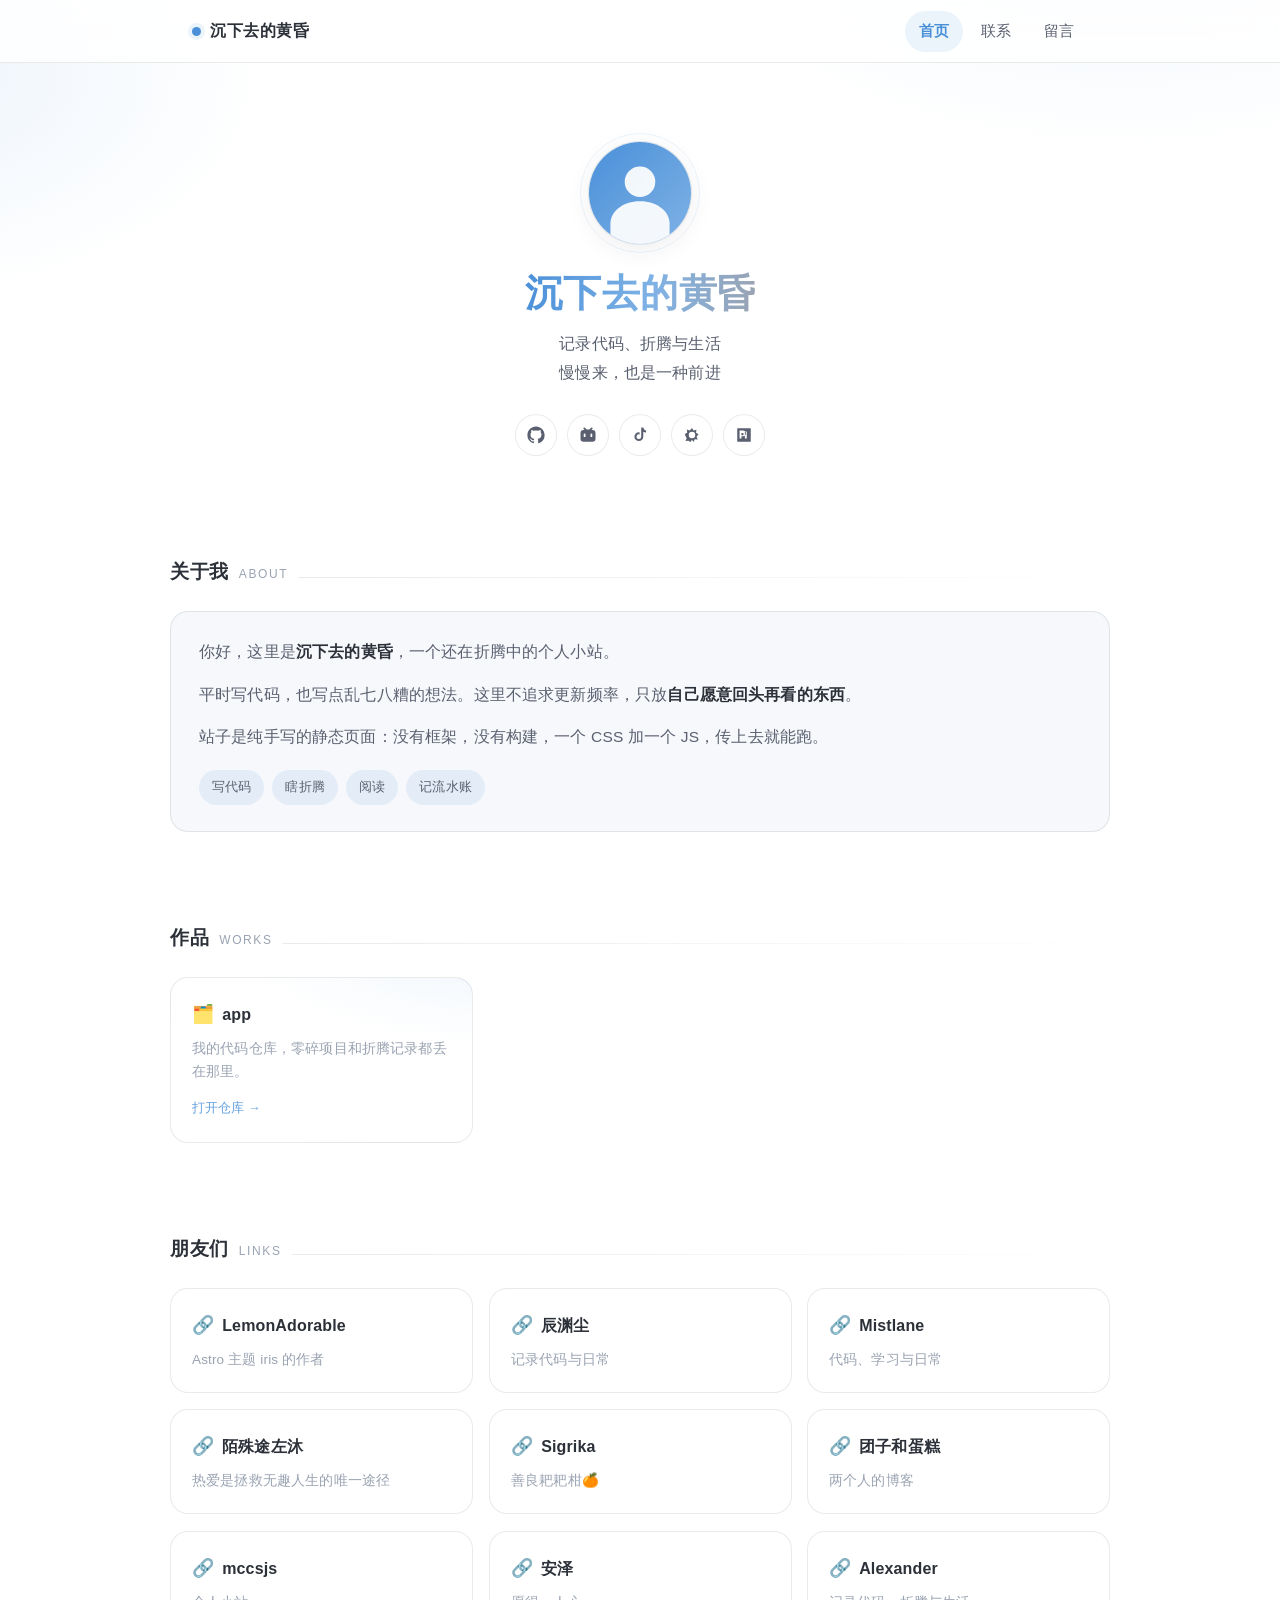
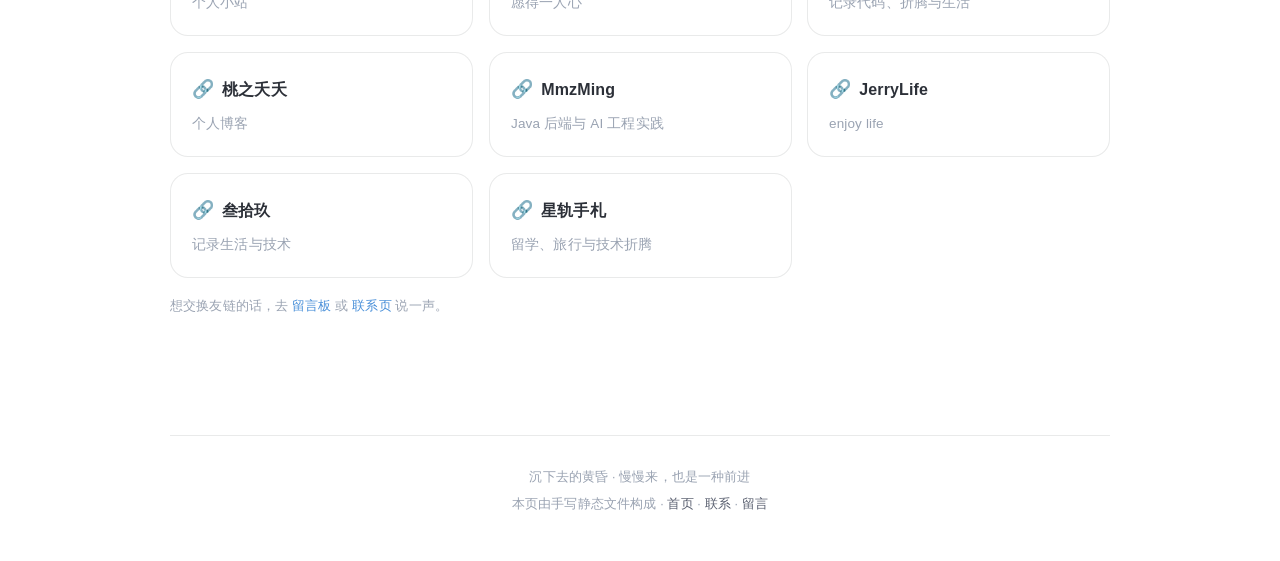
<file: index.html>
<!DOCTYPE html>
<html lang="zh-CN" class="no-js">
<head>
<meta charset="UTF-8">
<meta name="viewport" content="width=device-width, initial-scale=1">
<title>沉下去的黄昏</title>
<meta name="description" content="记录代码、折腾与生活。慢慢来，也是一种前进。">
<link rel="icon" href="favicon.svg" type="image/svg+xml">
<link rel="stylesheet" href="style.css">
</head>
<body>

<!-- 顶部导航：由 site.js 生成，三页一致 -->
<header id="nav" class="nav"></header>

<main>
  <!-- 首屏 -->
  <section class="hero wrap">
    <div class="avatar-wrap fade">
      <img class="avatar" src="avatar.svg" alt="沉下去的黄昏的头像" width="104" height="104">
    </div>
    <h1 class="fade" style="--fd:1"><span class="hi">沉下去的黄昏</span></h1>
    <p class="slogan fade" style="--fd:2">记录代码、折腾与生活<br>慢慢来，也是一种前进</p>
    <!-- 社交图标由 site.js 填 -->
    <div class="socials" id="socials"></div>
  </section>

  <!-- 关于我 -->
  <section class="section wrap">
    <div class="section-head fade">
      <h2>关于我</h2><span class="en">About</span><span class="bar"></span>
    </div>
    <div class="about" id="about"></div>
  </section>

  <!-- 作品 -->
  <section class="section wrap">
    <div class="section-head fade">
      <h2>作品</h2><span class="en">Works</span><span class="bar"></span>
    </div>
    <div class="grid" id="works"></div>
  </section>

  <!-- 友链 -->
  <section class="section wrap">
    <div class="section-head fade">
      <h2>朋友们</h2><span class="en">Links</span><span class="bar"></span>
    </div>
    <div class="grid" id="links"></div>
    <p class="fade" style="color:var(--ink-3);font-size:13px;margin-top:16px">
      想交换友链的话，去 <a href="留言.html">留言板</a> 或 <a href="联系.html">联系页</a> 说一声。
    </p>
  </section>
</main>

<footer id="foot" class="foot wrap"></footer>

<script src="site.js"></script>
</body>
</html>
</file>
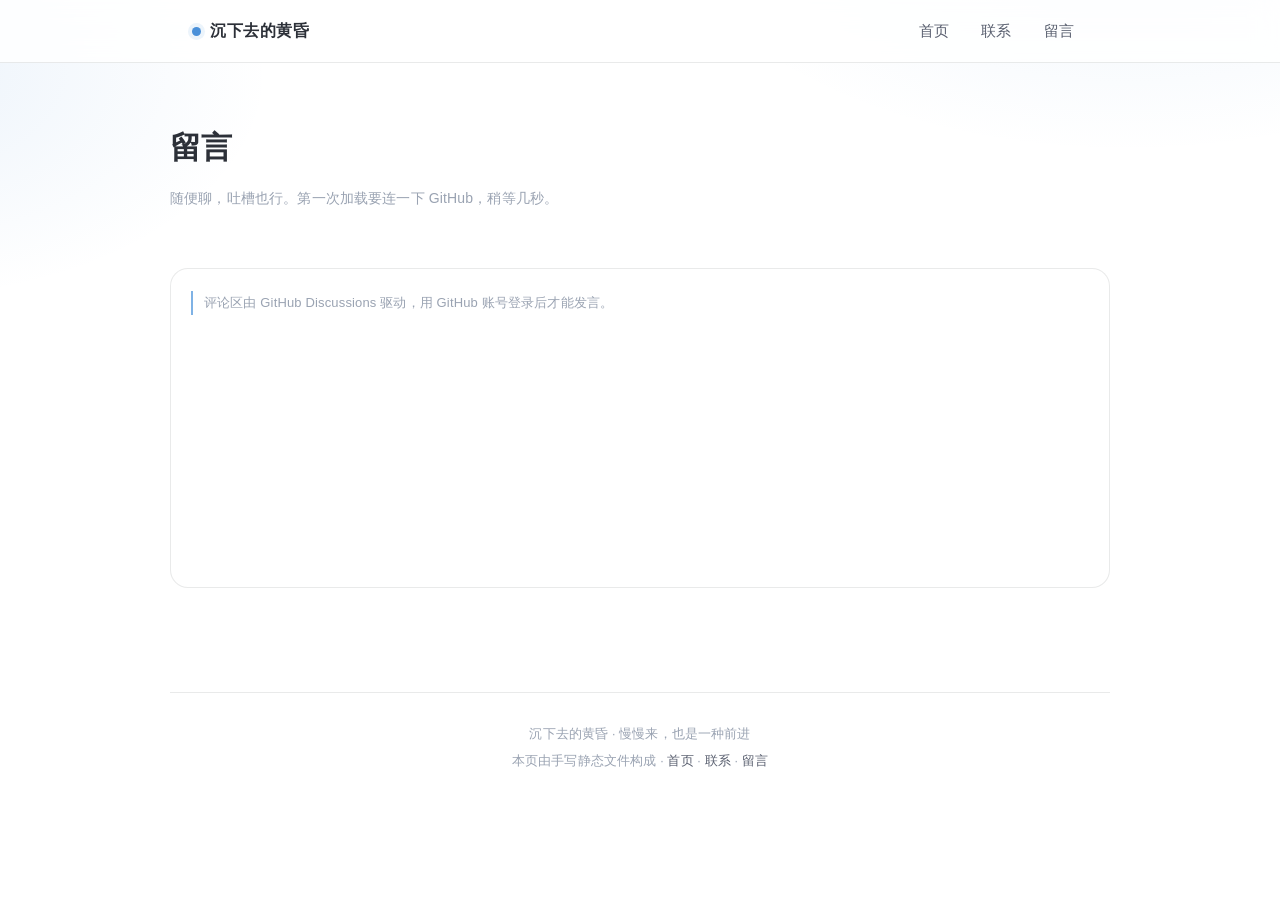
<file: 留言.html>
<!DOCTYPE html>
<html lang="zh-CN" class="no-js">
<head>
<meta charset="UTF-8">
<meta name="viewport" content="width=device-width, initial-scale=1">
<title>留言 · 沉下去的黄昏</title>
<meta name="description" content="留言板，想说什么就写点什么。">
<link rel="icon" href="favicon.svg" type="image/svg+xml">
<link rel="stylesheet" href="style.css">
</head>
<body>

<header id="nav" class="nav"></header>

<main>
  <div class="page-head wrap">
    <h1 class="fade">留言</h1>
    <p class="sub fade" style="--fd:1">随便聊，吐槽也行。第一次加载要连一下 GitHub，稍等几秒。</p>
  </div>

  <section class="section wrap">
    <div class="gb fade" style="--fd:2">
      <p class="gb-tip">评论区由 GitHub Discussions 驱动，用 GitHub 账号登录后才能发言。</p>
      <script src="https://giscus.app/client.js"
              data-repo="xwzas/xwzas.github.io"
              data-repo-id="R_kgDOVr2tSA"
              data-category="Announcements"
              data-category-id="DIC_kwDOVr2tSM4DK9vf"
              data-mapping="pathname"
              data-strict="0"
              data-reactions-enabled="1"
              data-emit-metadata="0"
              data-input-position="top"
              data-theme="preferred_color_scheme"
              data-lang="zh-CN"
              crossorigin="anonymous"
              async>
      </script>
    </div>
  </section>
</main>

<footer id="foot" class="foot wrap"></footer>

<script src="site.js"></script>
</body>
</html>
</file>
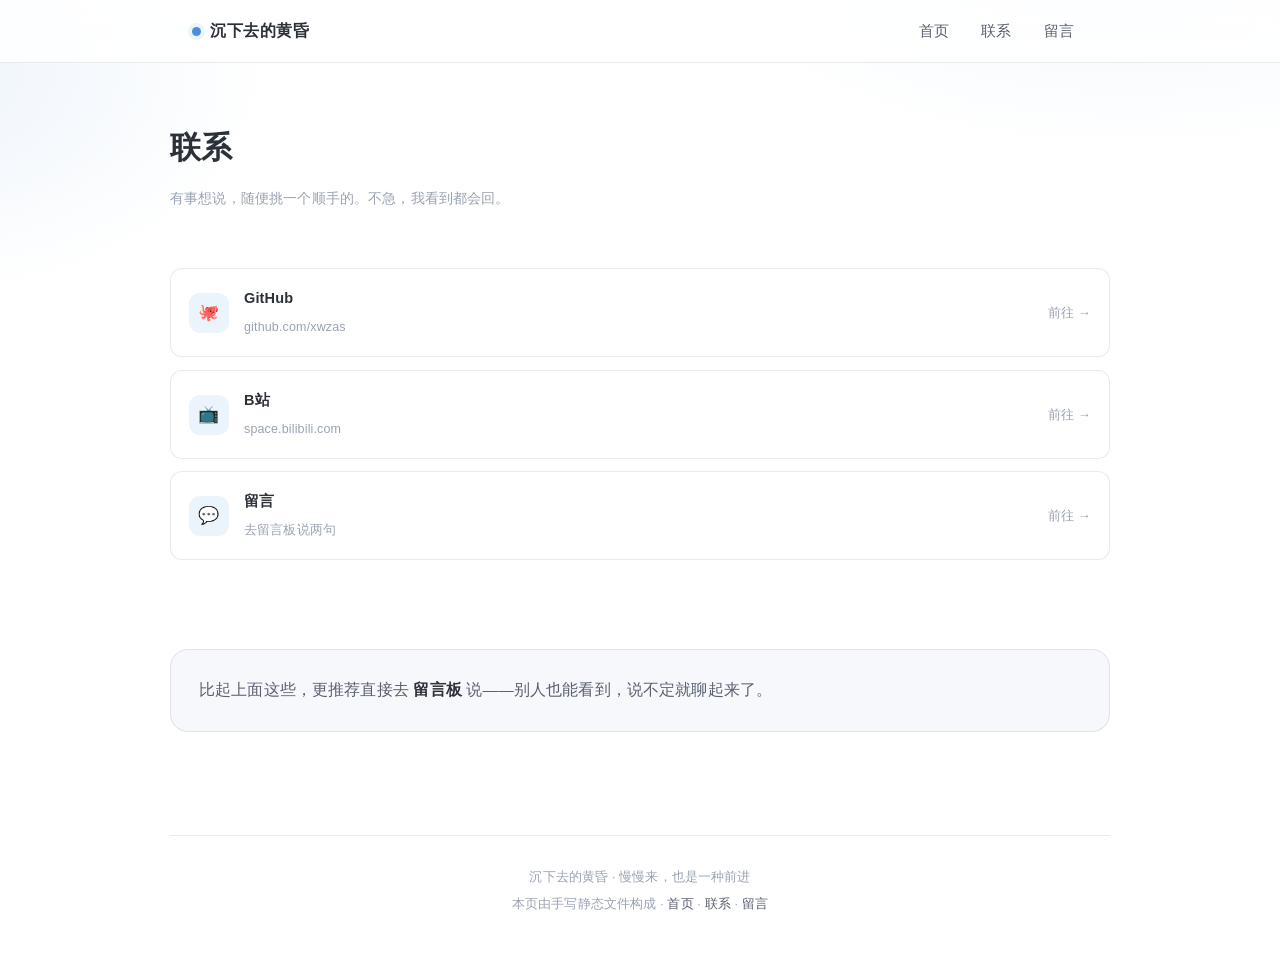
<file: 联系.html>
<!DOCTYPE html>
<html lang="zh-CN" class="no-js">
<head>
<meta charset="UTF-8">
<meta name="viewport" content="width=device-width, initial-scale=1">
<title>联系 · 沉下去的黄昏</title>
<meta name="description" content="找我的几种方式。">
<link rel="icon" href="favicon.svg" type="image/svg+xml">
<link rel="stylesheet" href="style.css">
</head>
<body>

<header id="nav" class="nav"></header>

<main>
  <div class="page-head wrap">
    <h1 class="fade">联系</h1>
    <p class="sub fade" style="--fd:1">有事想说，随便挑一个顺手的。不急，我看到都会回。</p>
  </div>

  <section class="section wrap">
    <div class="contact-list" id="contact-list"></div>
  </section>

  <section class="section wrap">
    <div class="about fade">
      <p style="margin:0">比起上面这些，更推荐直接去 <a href="留言.html"><b>留言板</b></a> 说——别人也能看到，说不定就聊起来了。</p>
    </div>
  </section>
</main>

<footer id="foot" class="foot wrap"></footer>

<script src="site.js"></script>
</body>
</html>
</file>
<file: style.css>
/* ============================================================
   沉下去的黄昏 · 样式表
   配色、字体、动画强度都集中在这一个文件里，改这里就够
   ============================================================ */

/* ---------- 1. 变量 ---------- */
:root {
  --blue:        #4A90D9;   /* 主色 */
  --blue-soft:   #7FB2E5;   /* 主色浅一档 */
  --blue-pale:   rgba(74, 144, 217, .10);  /* 主色极淡底 */
  --blue-glow:   rgba(74, 144, 217, .35);  /* 发光用 */

  --ink:         #2C3038;   /* 正文深色 */
  --ink-2:       #5A6070;   /* 次级文字 */
  --ink-3:       #9AA3B2;   /* 更淡的说明文字 */
  --line:        rgba(44, 48, 56, .10);    /* 分割线 */
  --bg:          #FFFFFF;   /* 页面底色 */
  --bg-2:        #F6F8FB;   /* 卡片底色 */
  --card:        #FFFFFF;

  --radius:      18px;
  --radius-sm:   12px;
  --shadow:      0 6px 24px rgba(44, 48, 56, .07);
  --shadow-hi:   0 12px 34px rgba(74, 144, 217, .18);

  /* 淡入动画统一节奏，想快/慢只改这两个数 */
  --dur:         .72s;
  --ease:        cubic-bezier(.22, .68, .36, 1);

  --maxw:        940px;
}

/* ---------- 2. 深色模式（跟随系统） ---------- */
@media (prefers-color-scheme: dark) {
  :root {
    --blue-soft:   #8FC0F0;
    --blue-pale:   rgba(127, 178, 229, .14);
    --ink:         #E6E9EF;
    --ink-2:       #A8B0BE;
    --ink-3:       #6E7787;
    --line:        rgba(230, 233, 239, .12);
    --bg:          #14171C;
    --bg-2:        #1B1F26;
    --card:        #1B1F26;
    --shadow:      0 6px 24px rgba(0, 0, 0, .28);
    --shadow-hi:   0 12px 34px rgba(127, 178, 229, .16);
  }
}

/* ---------- 3. 基础 ---------- */
* { box-sizing: border-box; }

html {
  -webkit-text-size-adjust: 100%;
  scroll-behavior: smooth;
}

body {
  margin: 0;
  background: var(--bg);
  color: var(--ink);
  font-family: -apple-system, BlinkMacSystemFont, "PingFang SC",
               "Hiragino Sans GB", "Microsoft YaHei", "WenQuanYi Micro Hei",
               "Noto Sans SC", sans-serif;
  font-size: 15.5px;
  line-height: 1.85;
  letter-spacing: .15px;
  -webkit-font-smoothing: antialiased;
  overflow-x: hidden;
  /* 背景一层极淡的蓝色光晕，静态不耗性能 */
  background-image:
    radial-gradient(760px 420px at 88% -12%, var(--blue-pale), transparent 62%),
    radial-gradient(620px 380px at -8% 8%, var(--blue-pale), transparent 60%);
  background-repeat: no-repeat;
  background-attachment: fixed;
}

a { color: var(--blue); text-decoration: none; }
a:hover { color: var(--blue-soft); }

img { max-width: 100%; display: block; }

::selection { background: var(--blue-glow); color: #fff; }

:focus-visible {
  outline: 2px solid var(--blue);
  outline-offset: 3px;
  border-radius: 6px;
}

.wrap {
  width: 100%;
  max-width: var(--maxw);
  margin: 0 auto;
  padding: 0 22px;
}

/* ---------- 4. 顶部导航 ---------- */
.nav {
  position: sticky;
  top: 0;
  z-index: 50;
  background: color-mix(in srgb, var(--bg) 82%, transparent);
  backdrop-filter: saturate(1.4) blur(14px);
  -webkit-backdrop-filter: saturate(1.4) blur(14px);
  border-bottom: 1px solid var(--line);
}
.nav-in {
  max-width: var(--maxw);
  margin: 0 auto;
  padding: 0 22px;
  height: 62px;
  display: flex;
  align-items: center;
  gap: 14px;
}
.brand {
  font-weight: 700;
  font-size: 16px;
  color: var(--ink);
  letter-spacing: .5px;
  display: flex;
  align-items: center;
  gap: 9px;
  margin-right: auto;
}
.brand .dot {
  width: 9px; height: 9px;
  border-radius: 50%;
  background: var(--blue);
  box-shadow: 0 0 0 4px var(--blue-pale);
  animation: pulse 3.4s ease-in-out infinite;
}
@keyframes pulse {
  0%, 100% { box-shadow: 0 0 0 4px var(--blue-pale); }
  50%      { box-shadow: 0 0 0 7px transparent; }
}
.nav-links {
  display: flex;
  align-items: center;
  gap: 4px;
}
.nav-links a {
  position: relative;
  color: var(--ink-2);
  padding: 7px 14px;
  border-radius: 999px;
  font-size: 14.5px;
  transition: color .28s ease, background .28s ease;
}
.nav-links a:hover { color: var(--ink); background: var(--blue-pale); }
.nav-links a.on { color: var(--blue); background: var(--blue-pale); font-weight: 600; }

/* 汉堡按钮（手机端才出现） */
.burger {
  display: none;
  width: 40px; height: 40px;
  border: 1px solid var(--line);
  border-radius: var(--radius-sm);
  background: var(--card);
  color: var(--ink);
  cursor: pointer;
  padding: 0;
  align-items: center;
  justify-content: center;
}
.burger span {
  display: block;
  width: 17px; height: 1.6px;
  background: currentColor;
  border-radius: 2px;
  position: relative;
  transition: background .25s ease;
}
.burger span::before,
.burger span::after {
  content: "";
  position: absolute;
  left: 0; width: 17px; height: 1.6px;
  background: currentColor;
  border-radius: 2px;
  transition: transform .3s var(--ease), top .3s var(--ease);
}
.burger span::before { top: -5.5px; }
.burger span::after  { top:  5.5px; }
.burger.open span { background: transparent; }
.burger.open span::before { top: 0; transform: rotate(45deg); }
.burger.open span::after  { top: 0; transform: rotate(-45deg); }

@media (max-width: 720px) {
  .burger { display: flex; }
  /* 菜单收起时把整块导航的点击穿透关掉，只留汉堡按钮可点 */
  .nav { pointer-events: none; }
  .nav-in > * { pointer-events: auto; }
  .nav-links {
    position: absolute;
    top: 62px; left: 0; right: 0;
    flex-direction: column;
    align-items: stretch;
    gap: 2px;
    padding: 10px 16px 16px;
    background: var(--bg);
    border-bottom: 1px solid var(--line);
    box-shadow: var(--shadow);
    /* 默认收起：整体位移 + 透明，展开由 .open 接管 */
    opacity: 0;
    transform: translateY(-10px);
    pointer-events: none;
    transition: opacity .3s ease, transform .34s var(--ease);
  }
  .nav-links.open { opacity: 1; transform: translateY(0); pointer-events: auto; }
  /* 展开时盖住下面的内容，避免手误点到首屏的头像和标题 */
  .nav-links { pointer-events: none; }
  .nav-links.open { pointer-events: auto; }
  .nav-links a { padding: 12px 14px; font-size: 15px; }
}

/* ---------- 5. 淡入动画（核心） ---------- */
/*
   用法：任何元素加 class="fade" 即可。
   --fd 控制第几个动，越大越晚（在 HTML 里写 style="--fd:2"）
   进入视口后由 site.js 加 .in，触发这段过渡。
   没开 JS 时 .no-js 兜底直接显示，不会白屏。
*/
.fade {
  opacity: 0;
  transform: translateY(18px);
  transition:
    opacity var(--dur) var(--ease),
    transform var(--dur) var(--ease);
  transition-delay: calc(var(--fd, 0) * 85ms);
  will-change: opacity, transform;
}
.fade.in { opacity: 1; transform: none; }
.no-js .fade { opacity: 1; transform: none; }
/* 兜底：观察器万一漏了某个元素（比如它在动画播完前被移出视口），
   超过 2.2s 还没收到 .in 就自己显示，绝不留白块 */
.fade { animation: fade-fallback .01s linear 2.2s forwards; }
@keyframes fade-fallback { to { opacity: 1; transform: none; } }
.fade.in { animation: none; }

/* 系统开了「减少动态效果」就全部关掉 */
@media (prefers-reduced-motion: reduce) {
  .fade { opacity: 1 !important; transform: none !important; transition: none !important; }
  html { scroll-behavior: auto; }
  .brand .dot { animation: none; }
  .avatar-wrap::after { animation: none; }
  * { scroll-behavior: auto !important; }
}

/* ---------- 6. 首屏 Hero ---------- */
.hero {
  padding: 78px 0 54px;
  text-align: center;
}
.avatar-wrap {
  width: 104px; height: 104px;
  margin: 0 auto 24px;
  position: relative;
}
.avatar-wrap::after {
  content: "";
  position: absolute;
  inset: -8px;
  border-radius: 50%;
  border: 1px solid var(--blue-pale);
  animation: float 5.2s ease-in-out infinite;
}
@keyframes float {
  0%, 100% { transform: translateY(0)    scale(1);    opacity: .9; }
  50%      { transform: translateY(-7px) scale(1.035); opacity: .4; }
}
.avatar {
  width: 104px; height: 104px;
  border-radius: 50%;
  object-fit: cover;
  background: var(--bg-2);
  border: 1px solid var(--line);
  box-shadow: var(--shadow);
  position: relative;
  z-index: 1;
  transition: transform .5s var(--ease), box-shadow .5s var(--ease);
}
.avatar:hover { transform: scale(1.05) rotate(-3deg); box-shadow: var(--shadow-hi); }

.hero h1 {
  margin: 0 0 12px;
  font-size: clamp(26px, 5.2vw, 38px);
  line-height: 1.3;
  letter-spacing: .5px;
}
.hero h1 .hi {
  background: linear-gradient(96deg, var(--blue), var(--blue-soft) 55%, var(--ink-3));
  -webkit-background-clip: text;
  background-clip: text;
  color: transparent;
}
.hero .slogan {
  margin: 0 auto;
  max-width: 520px;
  color: var(--ink-2);
  font-size: 15.5px;
}

/* 社交图标 */
.socials {
  display: flex;
  justify-content: center;
  flex-wrap: wrap;
  gap: 10px;
  margin-top: 26px;
}
.socials a {
  width: 42px; height: 42px;
  display: flex; align-items: center; justify-content: center;
  border-radius: 50%;
  border: 1px solid var(--line);
  background: var(--card);
  color: var(--ink-2);
  transition: transform .32s var(--ease), color .28s ease,
              border-color .28s ease, box-shadow .32s var(--ease);
}
.socials a:hover {
  transform: translateY(-4px);
  color: var(--blue);
  border-color: var(--blue-soft);
  box-shadow: var(--shadow-hi);
}
.socials svg { width: 18px; height: 18px; fill: currentColor; }

/* ---------- 7. 通用区块 ---------- */
.section { padding: 44px 0; }
.section-head {
  display: flex;
  align-items: baseline;
  gap: 10px;
  margin-bottom: 22px;
}
.section-head h2 {
  margin: 0;
  font-size: 19px;
  letter-spacing: .6px;
}
.section-head .en {
  font-size: 12px;
  color: var(--ink-3);
  letter-spacing: 1.6px;
  text-transform: uppercase;
}
.section-head .bar {
  flex: 1;
  height: 1px;
  background: linear-gradient(90deg, var(--line), transparent);
}

.about {
  background: var(--bg-2);
  border: 1px solid var(--line);
  border-radius: var(--radius);
  padding: 26px 28px;
}
.about p { margin: 0 0 14px; color: var(--ink-2); }
.about p:last-child { margin-bottom: 0; }
.about b { color: var(--ink); }

/* 标签芯片 */
.chips { display: flex; flex-wrap: wrap; gap: 8px; margin-top: 18px; }
.chip {
  font-size: 12.5px;
  color: var(--ink-2);
  background: var(--blue-pale);
  border: 1px solid transparent;
  padding: 5px 12px;
  border-radius: 999px;
  transition: transform .26s var(--ease), border-color .26s ease;
}
.chip:hover { transform: translateY(-2px); border-color: var(--blue-soft); }

/* ---------- 8. 卡片网格 ---------- */
.grid {
  display: grid;
  grid-template-columns: repeat(auto-fill, minmax(258px, 1fr));
  gap: 16px;
}
.card {
  display: block;
  background: var(--card);
  border: 1px solid var(--line);
  border-radius: var(--radius);
  padding: 20px 21px;
  color: inherit;
  position: relative;
  overflow: hidden;
  transition: transform .38s var(--ease), box-shadow .38s var(--ease),
              border-color .38s ease;
}
.card::before {
  content: "";
  position: absolute;
  left: 0; top: 0; bottom: 0;
  width: 3px;
  background: linear-gradient(180deg, var(--blue), var(--blue-soft));
  transform: scaleY(0);
  transform-origin: top;
  transition: transform .42s var(--ease);
}
.card:hover {
  transform: translateY(-5px);
  border-color: var(--blue-soft);
  box-shadow: var(--shadow-hi);
}
.card:hover::before { transform: scaleY(1); }
.card h3 {
  margin: 0 0 7px;
  font-size: 16px;
  display: flex;
  align-items: center;
  gap: 8px;
}
.card h3 .ico { font-size: 18px; }
.card p {
  margin: 0;
  font-size: 13.5px;
  color: var(--ink-3);
  line-height: 1.7;
}
.card .go {
  display: inline-block;
  margin-top: 13px;
  font-size: 12.5px;
  color: var(--blue);
  opacity: .85;
}
.card code {
  font-family: ui-monospace, SFMono-Regular, Menlo, Consolas, monospace;
  font-size: 12px;
  color: var(--ink-2);
  background: var(--blue-pale);
  padding: 1px 6px;
  border-radius: 5px;
}

/* 作品卡片：略强调一点 */
.card.work {
  background:
    radial-gradient(420px 180px at 110% -30%, var(--blue-pale), transparent 65%),
    var(--card);
}

/* ---------- 9. 内页标题 ---------- */
.page-head { padding: 56px 0 12px; }
.page-head h1 {
  margin: 0 0 10px;
  font-size: clamp(23px, 4.6vw, 31px);
}
.page-head .sub { margin: 0; color: var(--ink-3); font-size: 14px; }

/* ---------- 10. 联系页 ---------- */
.contact-list { display: grid; gap: 12px; }
.contact-item {
  display: flex;
  align-items: center;
  gap: 15px;
  background: var(--card);
  border: 1px solid var(--line);
  border-radius: var(--radius-sm);
  padding: 16px 18px;
  transition: transform .34s var(--ease), border-color .3s ease, box-shadow .34s var(--ease);
}
.contact-item:hover {
  transform: translateX(5px);
  border-color: var(--blue-soft);
  box-shadow: var(--shadow-hi);
}
.contact-item .ci-ico {
  flex: 0 0 40px;
  width: 40px; height: 40px;
  display: flex; align-items: center; justify-content: center;
  border-radius: 11px;
  background: var(--blue-pale);
  color: var(--blue);
  font-size: 17px;
}
.contact-item .ci-tx { min-width: 0; }
.contact-item .ci-tx b { display: block; font-size: 14.5px; }
.contact-item .ci-tx span {
  font-size: 12.5px;
  color: var(--ink-3);
  word-break: break-all;
}
.contact-item .ci-go { margin-left: auto; color: var(--ink-3); font-size: 13px; }

.copy-btn {
  margin-left: auto;
  flex: 0 0 auto;
  border: 1px solid var(--line);
  background: var(--bg-2);
  color: var(--ink-2);
  font-size: 12px;
  padding: 5px 11px;
  border-radius: 999px;
  cursor: pointer;
  transition: color .25s ease, border-color .25s ease, background .25s ease;
}
.copy-btn:hover { color: var(--blue); border-color: var(--blue-soft); }
.copy-btn.done { color: #fff; background: var(--blue); border-color: var(--blue); }

/* ---------- 11. 留言页 ---------- */
.gb {
  background: var(--card);
  border: 1px solid var(--line);
  border-radius: var(--radius);
  padding: 22px 20px;
  min-height: 320px;
}
.gb-tip {
  font-size: 13px;
  color: var(--ink-3);
  margin: 0 0 16px;
  padding-left: 11px;
  border-left: 2px solid var(--blue-soft);
}

/* ---------- 12. 页脚 ---------- */
.foot {
  margin-top: 60px;
  border-top: 1px solid var(--line);
  padding: 26px 0 40px;
  text-align: center;
  color: var(--ink-3);
  font-size: 12.5px;
}
.foot p { margin: 4px 0; }
.foot a { color: var(--ink-2); }
.foot a:hover { color: var(--blue); }

/* 回到顶部 */
.top {
  position: fixed;
  right: 20px; bottom: 22px;
  width: 40px; height: 40px;
  border-radius: 50%;
  border: 1px solid var(--line);
  background: var(--card);
  color: var(--ink-2);
  cursor: pointer;
  display: flex; align-items: center; justify-content: center;
  font-size: 15px;
  box-shadow: var(--shadow);
  opacity: 0;
  transform: translateY(12px) scale(.9);
  pointer-events: none;
  transition: opacity .34s ease, transform .34s var(--ease), color .25s ease;
  z-index: 40;
}
.top.show { opacity: 1; transform: none; pointer-events: auto; }
.top:hover { color: var(--blue); }

/* ---------- 13. 窄屏微调 ---------- */
@media (max-width: 560px) {
  .hero { padding: 54px 0 38px; }
  .section { padding: 32px 0; }
  .about { padding: 21px 20px; }
  .grid { grid-template-columns: 1fr; }
  .wrap, .nav-in { padding-left: 18px; padding-right: 18px; }
}
</file>
